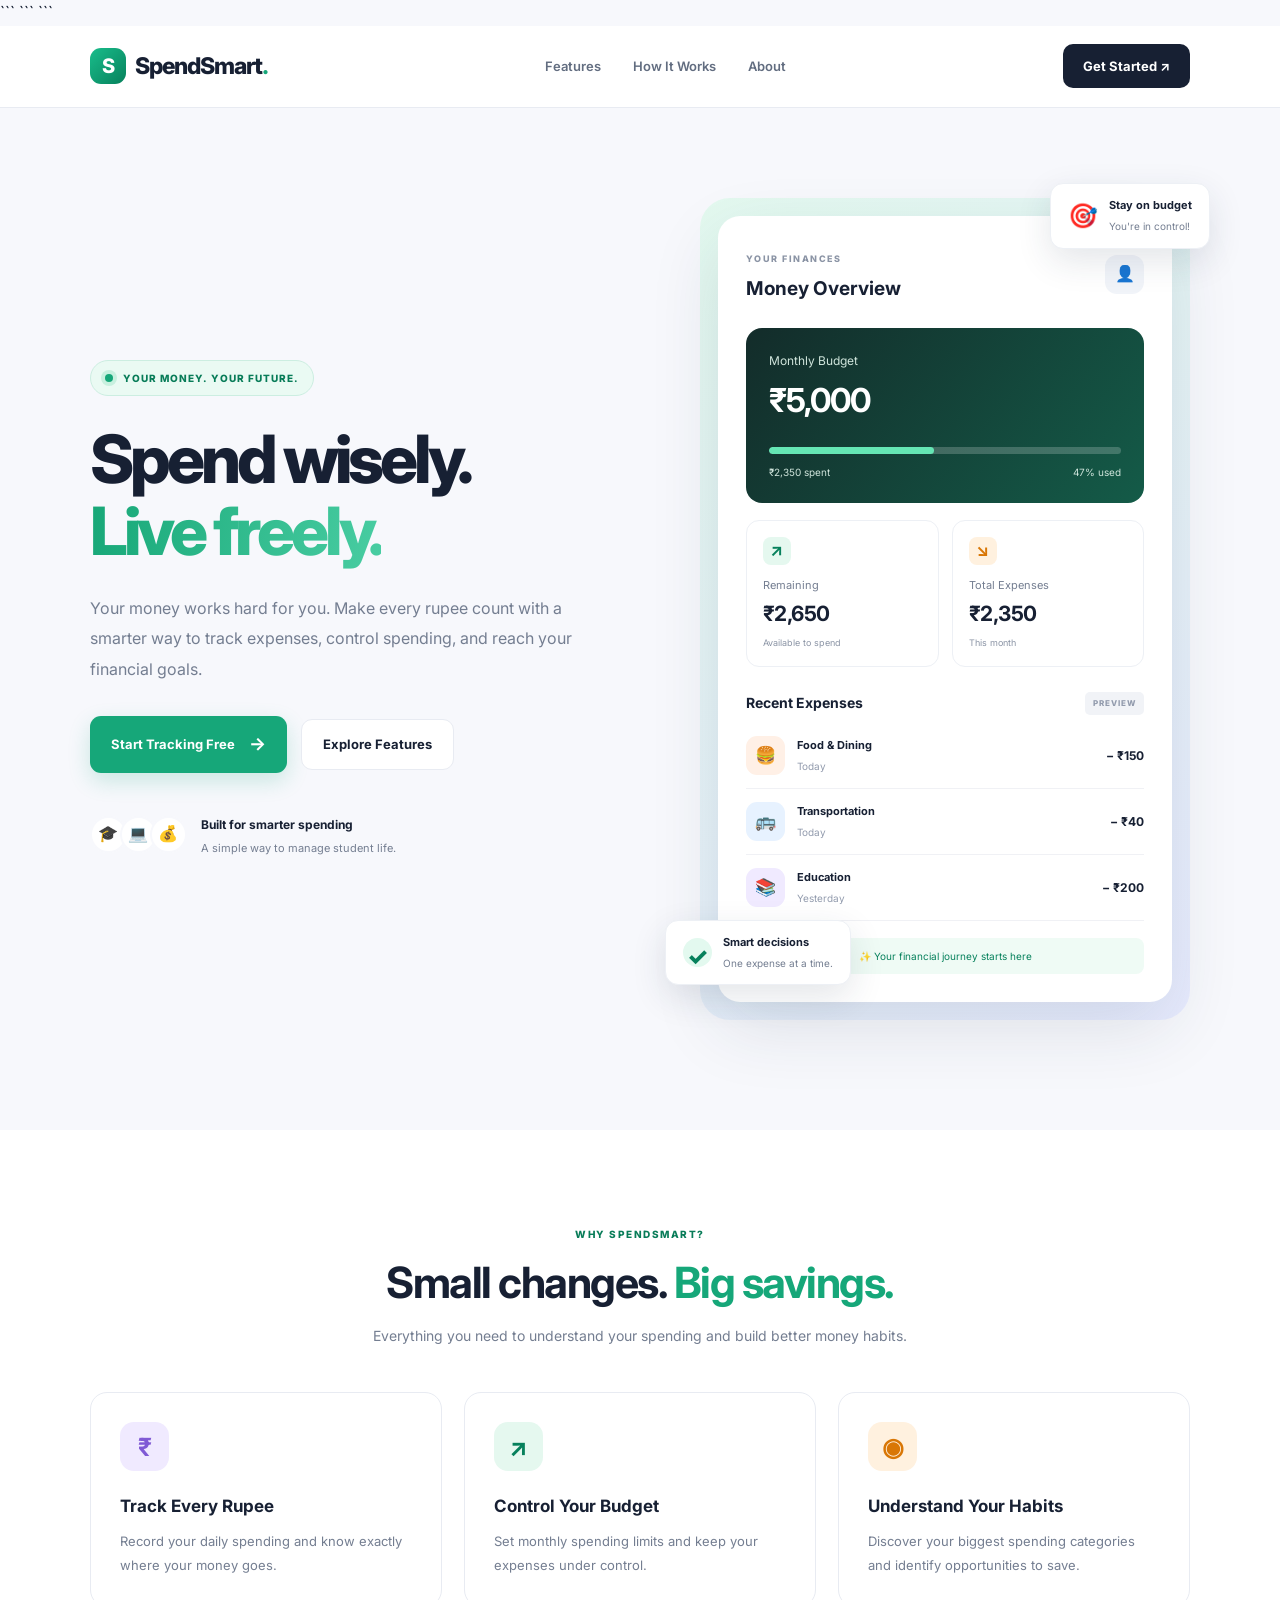
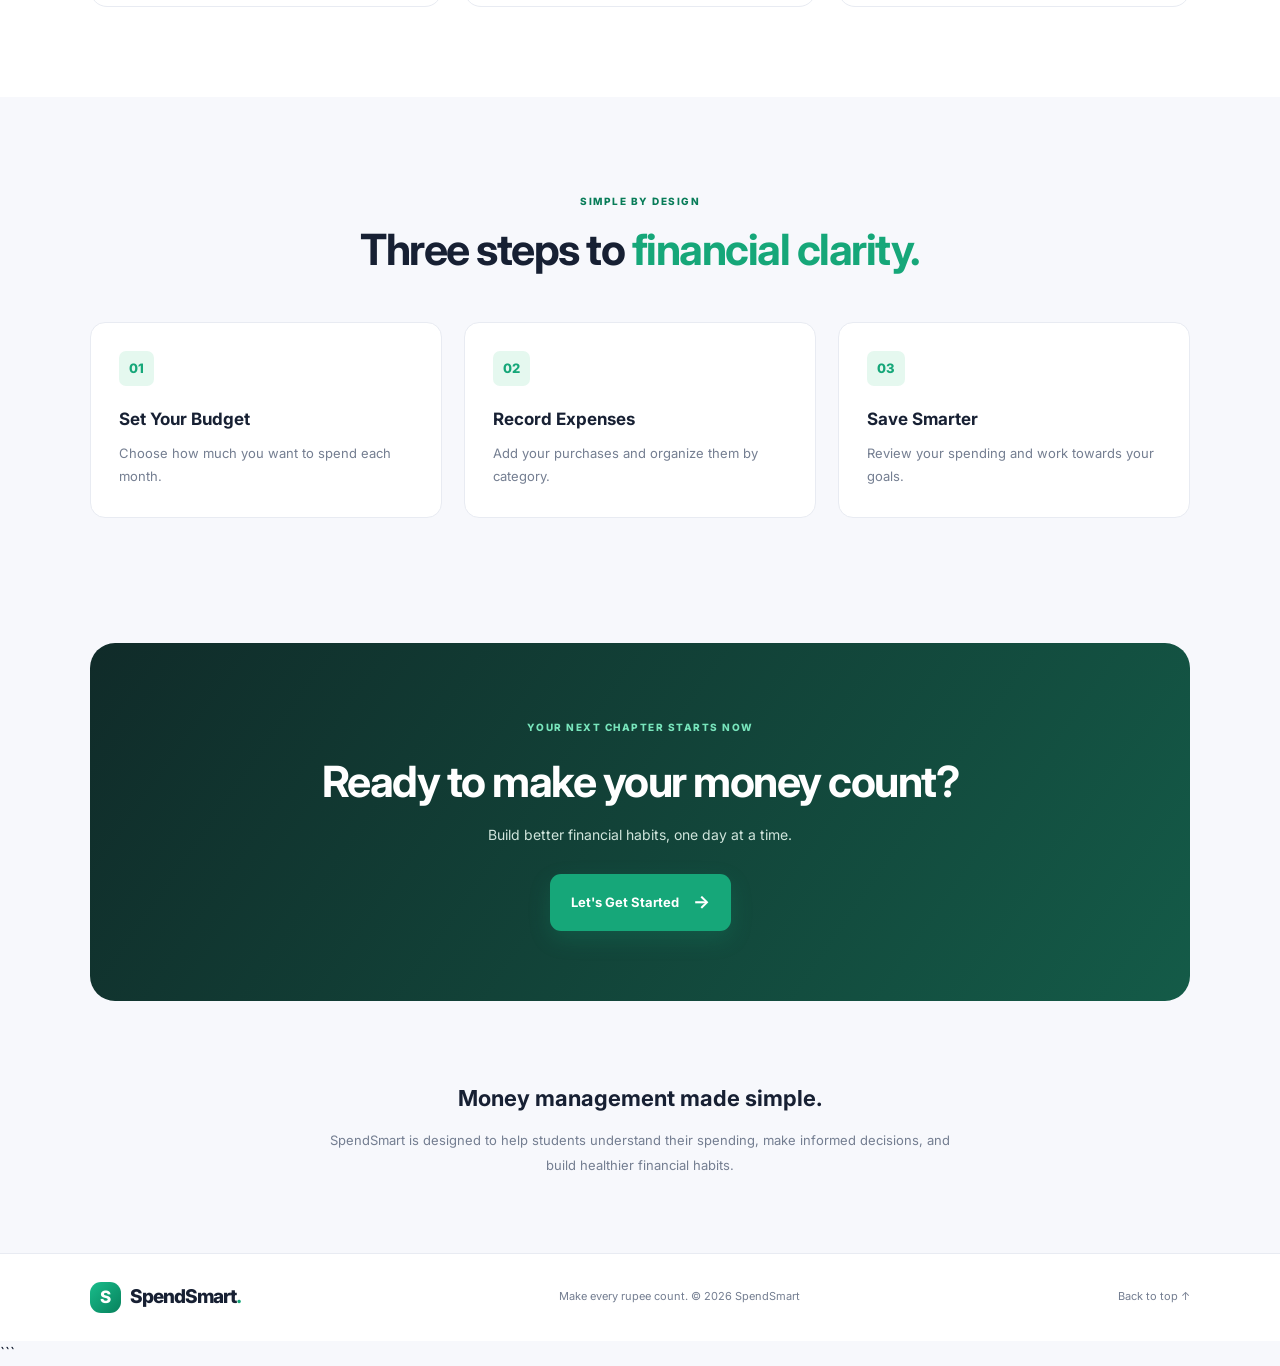
<file: index.html>
<!DOCTYPE html>

<html lang="en">
<head>
    <meta charset="UTF-8">
    <meta name="viewport" content="width=device-width, initial-scale=1.0">

```
<title>SpendSmart | Take Control of Your Money</title>

<link rel="stylesheet" href="style.css">

<link rel="preconnect" href="https://fonts.googleapis.com">
<link rel="preconnect" href="https://fonts.gstatic.com" crossorigin>
<link href="https://fonts.googleapis.com/css2?family=Inter:wght@400;500;600;700;800&display=swap" rel="stylesheet">
```

</head>

<body>

```
<!-- Navigation Bar -->
<nav class="navbar">
    <a href="#" class="logo">
        <span class="logo-icon">S</span>
        SpendSmart<span class="logo-dot">.</span>
    </a>

    <div class="nav-links">
        <a href="#features">Features</a>
        <a href="#how-it-works">How It Works</a>
        <a href="#about">About</a>
    </div>

    <a href="#tracker" class="nav-button">Get Started ↗</a>
</nav>


<!-- Hero Section -->
<main>

    <section class="hero">

        <div class="hero-content">

            <div class="announcement">
                <span class="status-dot"></span>
                YOUR MONEY. YOUR FUTURE.
            </div>

            <h1>
                Spend wisely.<br>
                <span class="gradient-text">Live freely.</span>
            </h1>

            <p class="hero-description">
                Your money works hard for you.
                Make every rupee count with a smarter way to
                track expenses, control spending, and reach
                your financial goals.
            </p>

            <div class="hero-buttons">
                <a href="dashboard.html" class="primary-button">
                    Start Tracking Free <span>→</span>
                </a>

                <a href="#features" class="secondary-button">
                    Explore Features
                </a>
            </div>

            <div class="hero-trust">
                <div class="avatar-stack">
                    <span>🎓</span>
                    <span>💻</span>
                    <span>💰</span>
                </div>

                <div>
                    <strong>Built for smarter spending</strong>
                    <p>A simple way to manage student life.</p>
                </div>
            </div>

        </div>


        <!-- Dashboard Preview -->
        <div class="dashboard-wrapper">

            <div class="dashboard-card">

                <div class="dashboard-header">
                    <div>
                        <span class="small-label">YOUR FINANCES</span>
                        <h3>Money Overview</h3>
                    </div>

                    <div class="profile-icon">👤</div>
                </div>


                <div class="balance-card">
                    <p>Monthly Budget</p>

                    <h2>₹5,000</h2>

                    <div class="budget-progress">
                        <div class="budget-progress-fill"></div>
                    </div>

                    <div class="budget-info">
                        <span>₹2,350 spent</span>
                        <span>47% used</span>
                    </div>
                </div>


                <div class="stats-grid">

                    <div class="stat-box">
                        <span class="stat-icon green-icon">↗</span>
                        <p>Remaining</p>
                        <h3>₹2,650</h3>
                        <span class="stat-note">Available to spend</span>
                    </div>

                    <div class="stat-box">
                        <span class="stat-icon orange-icon">↘</span>
                        <p>Total Expenses</p>
                        <h3>₹2,350</h3>
                        <span class="stat-note">This month</span>
                    </div>

                </div>


                <div class="transactions">

                    <div class="transaction-heading">
                        <h3>Recent Expenses</h3>
                        <span>PREVIEW</span>
                    </div>

                    <div class="transaction-row">
                        <div class="expense-icon food">🍔</div>

                        <div class="expense-details">
                            <strong>Food & Dining</strong>
                            <span>Today</span>
                        </div>

                        <strong class="expense-amount">− ₹150</strong>
                    </div>

                    <div class="transaction-row">
                        <div class="expense-icon travel">🚌</div>

                        <div class="expense-details">
                            <strong>Transportation</strong>
                            <span>Today</span>
                        </div>

                        <strong class="expense-amount">− ₹40</strong>
                    </div>

                    <div class="transaction-row">
                        <div class="expense-icon education">📚</div>

                        <div class="expense-details">
                            <strong>Education</strong>
                            <span>Yesterday</span>
                        </div>

                        <strong class="expense-amount">− ₹200</strong>
                    </div>

                </div>

                <div class="preview-note">
                    ✨ Your financial journey starts here
                </div>

            </div>

            <div class="floating-card floating-top">
                <span>🎯</span>
                <div>
                    <strong>Stay on budget</strong>
                    <p>You're in control!</p>
                </div>
            </div>

            <div class="floating-card floating-bottom">
                <span class="floating-check">✓</span>
                <div>
                    <strong>Smart decisions</strong>
                    <p>One expense at a time.</p>
                </div>
            </div>

        </div>

    </section>


    <!-- Features Section -->
    <section class="features-section" id="features">

        <div class="section-heading">
            <span class="section-tag">WHY SPENDSMART?</span>

            <h2>Small changes. <span>Big savings.</span></h2>

            <p>
                Everything you need to understand your spending
                and build better money habits.
            </p>
        </div>


        <div class="features-grid">

            <div class="feature-card">
                <div class="feature-icon purple">₹</div>
                <h3>Track Every Rupee</h3>
                <p>
                    Record your daily spending and know exactly
                    where your money goes.
                </p>
            </div>

            <div class="feature-card">
                <div class="feature-icon green">↗</div>
                <h3>Control Your Budget</h3>
                <p>
                    Set monthly spending limits and keep your
                    expenses under control.
                </p>
            </div>

            <div class="feature-card">
                <div class="feature-icon orange">◉</div>
                <h3>Understand Your Habits</h3>
                <p>
                    Discover your biggest spending categories
                    and identify opportunities to save.
                </p>
            </div>

        </div>

    </section>


    <!-- How It Works -->
    <section class="how-section" id="how-it-works">

        <div class="section-heading">
            <span class="section-tag">SIMPLE BY DESIGN</span>
            <h2>Three steps to <span>financial clarity.</span></h2>
        </div>

        <div class="steps-grid">

            <div class="step-card">
                <span class="step-number">01</span>
                <h3>Set Your Budget</h3>
                <p>Choose how much you want to spend each month.</p>
            </div>

            <div class="step-card">
                <span class="step-number">02</span>
                <h3>Record Expenses</h3>
                <p>Add your purchases and organize them by category.</p>
            </div>

            <div class="step-card">
                <span class="step-number">03</span>
                <h3>Save Smarter</h3>
                <p>Review your spending and work towards your goals.</p>
            </div>

        </div>

    </section>


    <!-- Call to Action -->
    <section class="cta-section" id="tracker">

        <div class="cta-content">
            <span class="cta-label">YOUR NEXT CHAPTER STARTS NOW</span>

            <h2>Ready to make your money count?</h2>

            <p>
                Build better financial habits, one day at a time.
            </p>

            <a href="dashboard.html" class="primary-button cta-button">
                Let's Get Started <span>→</span>
            </a>
        </div>

    </section>


    <!-- About -->
    <section class="about-section" id="about">
        <h2>Money management made simple.</h2>
        <p>
            SpendSmart is designed to help students understand
            their spending, make informed decisions, and build
            healthier financial habits.
        </p>
    </section>

</main>


<!-- Footer -->
<footer class="footer">
    <a href="#" class="logo">
        <span class="logo-icon">S</span>
        SpendSmart<span class="logo-dot">.</span>
    </a>

    <p>Make every rupee count. © 2026 SpendSmart</p>

    <a href="#top" class="back-to-top">Back to top ↑</a>
</footer>


<script src="script.js"></script>
```

</body>
</html>
</file>
<file: style.css>
:root {
--background: #f7f8fc;
--white: #ffffff;
--dark: #172033;
--muted: #747e91;
--green: #16a779;
--green-dark: #087c58;
--border: #e8ebf2;
}

* {
  margin: 0;
  padding: 0;
  box-sizing: border-box;
  }

html {
scroll-behavior: smooth;
scroll-padding-top: 100px;
}

body {
font-family: "Inter", sans-serif;
background: var(--background);
color: var(--dark);
line-height: 1.6;
}

a {
text-decoration: none;
color: inherit;
}

button {
font: inherit;
}

.navbar {
width: 100%;
min-height: 82px;
padding: 18px 7%;
display: flex;
align-items: center;
justify-content: space-between;
gap: 25px;
background: rgba(255, 255, 255, 0.92);
border-bottom: 1px solid var(--border);
position: sticky;
top: 0;
z-index: 100;
backdrop-filter: blur(14px);
}

.logo {
display: inline-flex;
align-items: center;
gap: 9px;
font-size: 23px;
font-weight: 800;
letter-spacing: -1px;
white-space: nowrap;
}

.logo-icon {
width: 36px;
height: 36px;
display: grid;
place-items: center;
background: linear-gradient(135deg, #19bd8b, #07815c);
color: white;
border-radius: 11px;
font-size: 20px;
}

.logo-dot {
color: var(--green);
margin-left: -9px;
}

.nav-links {
display: flex;
align-items: center;
gap: 32px;
}

.nav-links a {
font-size: 13px;
font-weight: 600;
color: #626d80;
transition: color 0.2s;
}

.nav-links a:hover {
color: var(--green);
}

.nav-button {
background: var(--dark);
color: white;
padding: 12px 20px;
border-radius: 10px;
font-size: 13px;
font-weight: 700;
transition: 0.2s;
}

.nav-button:hover {
background: var(--green-dark);
transform: translateY(-2px);
}

.hero {
max-width: 1440px;
margin: auto;
padding: 90px 7% 110px;
display: grid;
grid-template-columns: 1fr 0.9fr;
align-items: center;
gap: 65px;
overflow: hidden;
}

.hero-content {
max-width: 610px;
}

.announcement {
display: inline-flex;
align-items: center;
gap: 10px;
padding: 9px 14px;
border: 1px solid #cceee1;
background: #eafaf3;
color: #087c58;
border-radius: 30px;
font-size: 10px;
font-weight: 800;
letter-spacing: 1px;
margin-bottom: 28px;
}

.status-dot {
width: 8px;
height: 8px;
background: #16a779;
border-radius: 50%;
box-shadow: 0 0 0 4px #c8f0df;
}

.hero h1 {
font-size: clamp(48px, 5.2vw, 76px);
font-weight: 800;
letter-spacing: -4px;
line-height: 1.08;
}

.gradient-text {
background: linear-gradient(100deg, #17a777, #49cda2);
-webkit-background-clip: text;
background-clip: text;
color: transparent;
}

.hero-description {
max-width: 490px;
margin-top: 25px;
font-size: 16px;
color: var(--muted);
line-height: 1.9;
}

.hero-buttons {
display: flex;
align-items: center;
flex-wrap: wrap;
gap: 14px;
margin-top: 32px;
}

.primary-button,
.secondary-button {
min-height: 51px;
padding: 14px 21px;
border-radius: 11px;
display: inline-flex;
align-items: center;
justify-content: center;
gap: 14px;
font-size: 13px;
font-weight: 700;
cursor: pointer;
transition: 0.25s;
}

.primary-button {
border: none;
background: var(--green);
color: white;
box-shadow: 0 8px 22px rgba(22, 167, 121, 0.2);
}

.primary-button:hover {
background: var(--green-dark);
transform: translateY(-3px);
box-shadow: 0 12px 25px rgba(22, 167, 121, 0.28);
}

.primary-button span {
font-size: 18px;
}

.secondary-button {
background: white;
border: 1px solid var(--border);
color: var(--dark);
}

.secondary-button:hover {
border-color: var(--green);
color: var(--green-dark);
}

.hero-trust {
display: flex;
align-items: center;
gap: 14px;
margin-top: 38px;
}

.avatar-stack {
display: flex;
align-items: center;
}

.avatar-stack span {
width: 37px;
height: 37px;
display: grid;
place-items: center;
background: white;
border: 2px solid var(--background);
border-radius: 50%;
margin-left: -7px;
font-size: 16px;
}

.avatar-stack span:first-child {
margin-left: 0;
}

.hero-trust strong {
font-size: 12px;
}

.hero-trust p {
color: var(--muted);
font-size: 11px;
margin-top: 3px;
}

.dashboard-wrapper {
position: relative;
padding: 18px;
background: linear-gradient(145deg, #e3f9ef, #e8ecff);
border-radius: 30px;
}

.dashboard-card {
background: white;
padding: 27px;
border: 1px solid rgba(255, 255, 255, 0.9);
border-radius: 22px;
box-shadow: 0 25px 70px rgba(35, 48, 73, 0.12);
}

.dashboard-header {
display: flex;
justify-content: space-between;
align-items: center;
margin-bottom: 23px;
}

.small-label {
font-size: 9px;
font-weight: 800;
color: #8b94a5;
letter-spacing: 1.5px;
}

.dashboard-header h3 {
font-size: 19px;
margin-top: 5px;
}

.profile-icon {
width: 39px;
height: 39px;
display: grid;
place-items: center;
background: #f1f4f9;
border-radius: 12px;
}

.balance-card {
padding: 23px;
background: linear-gradient(130deg, #132c2a, #145b48);
border-radius: 16px;
color: white;
}

.balance-card > p {
font-size: 12px;
color: #d0e5dc;
}

.balance-card h2 {
font-size: 33px;
margin: 4px 0 20px;
letter-spacing: -1px;
}

.budget-progress {
width: 100%;
height: 7px;
background: rgba(255, 255, 255, 0.2);
border-radius: 20px;
overflow: hidden;
}

.budget-progress-fill {
width: 47%;
height: 100%;
background: #65e6b4;
border-radius: 20px;
}

.budget-info {
display: flex;
justify-content: space-between;
margin-top: 10px;
color: #d0e5dc;
font-size: 10px;
}

.stats-grid {
display: grid;
grid-template-columns: repeat(2, minmax(0, 1fr));
gap: 13px;
margin-top: 17px;
}

.stat-box {
padding: 16px;
border: 1px solid #edf0f5;
border-radius: 13px;
}

.stat-icon {
width: 28px;
height: 28px;
display: grid;
place-items: center;
border-radius: 8px;
font-size: 17px;
font-weight: 700;
}

.green-icon {
color: #07815c;
background: #e5f8ef;
}

.orange-icon {
color: #d97706;
background: #fff1df;
}

.stat-box p {
font-size: 11px;
color: var(--muted);
margin-top: 12px;
}

.stat-box h3 {
font-size: 21px;
margin-top: 3px;
letter-spacing: -0.5px;
}

.stat-note {
display: block;
font-size: 9px;
color: #8b94a5;
margin-top: 5px;
}

.transactions {
margin-top: 25px;
}

.transaction-heading {
display: flex;
align-items: center;
justify-content: space-between;
margin-bottom: 8px;
}

.transaction-heading h3 {
font-size: 14px;
}

.transaction-heading > span {
font-size: 8px;
font-weight: 800;
letter-spacing: 1px;
color: #929bad;
background: #f1f3f7;
padding: 5px 8px;
border-radius: 5px;
}

.transaction-row {
display: flex;
align-items: center;
gap: 12px;
padding: 13px 0;
border-bottom: 1px solid #f0f1f5;
}

.expense-icon {
width: 39px;
height: 39px;
display: grid;
place-items: center;
border-radius: 11px;
font-size: 17px;
}

.food {
background: #fff0e6;
}

.travel {
background: #e7f2ff;
}

.education {
background: #f0eaff;
}

.expense-details {
flex: 1;
}

.expense-details strong {
display: block;
font-size: 11px;
}

.expense-details span {
display: block;
font-size: 10px;
color: #929bad;
margin-top: 3px;
}

.expense-amount {
font-size: 12px;
}

.preview-note {
text-align: center;
font-size: 10px;
color: #07815c;
background: #effbf5;
padding: 10px;
border-radius: 8px;
margin-top: 17px;
}

.floating-card {
position: absolute;
display: flex;
align-items: center;
gap: 11px;
background: white;
padding: 13px 17px;
border: 1px solid #edf0f5;
border-radius: 13px;
box-shadow: 0 12px 35px rgba(35, 48, 73, 0.12);
}

.floating-card > span {
font-size: 24px;
}

.floating-card strong {
font-size: 11px;
display: block;
}

.floating-card p {
color: var(--muted);
font-size: 10px;
margin-top: 3px;
}

.floating-top {
top: -15px;
right: -20px;
}

.floating-bottom {
bottom: 35px;
left: -35px;
}

.floating-check {
width: 29px;
height: 29px;
display: grid;
place-items: center;
background: #e3f9ef;
color: #07815c;
border-radius: 50%;
font-weight: 800;
}

.features-section,
.how-section {
padding: 90px 7%;
}

.features-section {
background: white;
}

.section-heading {
max-width: 650px;
margin: 0 auto 45px;
text-align: center;
}

.section-tag {
display: inline-block;
color: var(--green-dark);
font-size: 10px;
font-weight: 800;
letter-spacing: 1.5px;
margin-bottom: 14px;
}

.section-heading h2 {
font-size: clamp(29px, 4vw, 43px);
letter-spacing: -1.5px;
line-height: 1.25;
}

.section-heading h2 span {
color: var(--green);
}

.section-heading > p {
margin-top: 15px;
color: var(--muted);
font-size: 14px;
}

.features-grid,
.steps-grid {
max-width: 1100px;
margin: auto;
display: grid;
grid-template-columns: repeat(3, minmax(0, 1fr));
gap: 22px;
}

.feature-card {
padding: 29px;
background: #fff;
border: 1px solid var(--border);
border-radius: 17px;
transition: 0.25s;
}

.feature-card:hover {
transform: translateY(-5px);
box-shadow: 0 15px 35px rgba(35, 48, 73, 0.07);
border-color: #cceee1;
}

.feature-icon {
width: 49px;
height: 49px;
display: grid;
place-items: center;
border-radius: 14px;
font-size: 25px;
font-weight: 700;
margin-bottom: 22px;
}

.purple {
background: #f0eaff;
color: #805ad5;
}

.green {
background: #e5f8ef;
color: #07815c;
}

.orange {
background: #fff1df;
color: #d97706;
}

.feature-card h3 {
font-size: 17px;
margin-bottom: 10px;
}

.feature-card p,
.step-card p {
font-size: 13px;
line-height: 1.8;
color: var(--muted);
}

.how-section {
background: #f7f8fc;
}

.step-card {
background: white;
padding: 28px;
border-radius: 15px;
border: 1px solid var(--border);
}

.step-number {
display: inline-block;
color: var(--green);
font-size: 13px;
font-weight: 800;
background: #e5f8ef;
padding: 7px 10px;
border-radius: 7px;
margin-bottom: 20px;
}

.step-card h3 {
font-size: 17px;
margin-bottom: 9px;
}

.cta-section {
margin: 35px 7% 80px;
padding: 70px 25px;
text-align: center;
border-radius: 25px;
background: linear-gradient(125deg, #102b29, #145b48);
color: white;
overflow: hidden;
}

.cta-content {
max-width: 650px;
margin: auto;
}

.cta-label {
font-size: 10px;
font-weight: 800;
color: #78e5bc;
letter-spacing: 1.5px;
}

.cta-section h2 {
font-size: clamp(30px, 4vw, 43px);
line-height: 1.25;
letter-spacing: -1.5px;
margin-top: 17px;
}

.cta-section p {
color: #d0e5dc;
margin-top: 15px;
font-size: 14px;
}

.cta-button {
margin-top: 28px;
}

.about-section {
text-align: center;
max-width: 700px;
margin: 0 auto;
padding: 0 25px 75px;
}

.about-section h2 {
font-size: 22px;
margin-bottom: 12px;
}

.about-section p {
color: var(--muted);
font-size: 13px;
line-height: 1.9;
}

.footer {
padding: 28px 7%;
background: white;
border-top: 1px solid var(--border);
display: flex;
align-items: center;
justify-content: space-between;
gap: 20px;
}

.footer .logo {
font-size: 19px;
}

.footer .logo-icon {
width: 31px;
height: 31px;
font-size: 17px;
}

.footer > p,
.back-to-top {
font-size: 11px;
color: var(--muted);
}

.back-to-top:hover {
color: var(--green);
}

/* Responsive Design */

@media (max-width: 1100px) {
.hero {
gap: 40px;
padding-top: 75px;
}

```
.floating-top {
    right: -8px;
}

.floating-bottom {
    left: -8px;
}

.dashboard-card {
    padding: 21px;
}

.hero h1 {
    letter-spacing: -2.5px;
}
```

}

@media (max-width: 850px) {
.hero {
grid-template-columns: 1fr;
gap: 65px;
}

```
.hero-content {
    max-width: 650px;
}

.dashboard-wrapper {
    width: 100%;
    max-width: 540px;
    margin: auto;
}

.features-grid,
.steps-grid {
    grid-template-columns: 1fr;
    max-width: 550px;
}

.nav-links {
    gap: 17px;
}

.nav-links a {
    font-size: 11px;
}
```

}

@media (max-width: 600px) {
.navbar {
padding: 15px 5%;
min-height: 70px;
flex-wrap: wrap;
gap: 12px;
}

```
.logo {
    font-size: 20px;
}

.nav-button {
    padding: 10px 12px;
    font-size: 11px;
}

.nav-links {
    width: 100%;
    order: 3;
    justify-content: center;
    padding-top: 9px;
    border-top: 1px solid var(--border);
}

.hero {
    padding: 55px 5% 75px;
    gap: 55px;
}

.hero h1 {
    font-size: clamp(43px, 12vw, 60px);
    letter-spacing: -2.5px;
}

.hero-description {
    font-size: 14px;
}

.hero-buttons {
    align-items: stretch;
    flex-direction: column;
}

.hero-buttons a {
    width: 100%;
}

.dashboard-wrapper {
    padding: 9px;
    border-radius: 20px;
}

.dashboard-card {
    padding: 16px;
    border-radius: 15px;
}

.balance-card {
    padding: 18px;
}

.balance-card h2 {
    font-size: 29px;
}

.stats-grid {
    gap: 9px;
}

.stat-box {
    padding: 12px;
}

.stat-box h3 {
    font-size: 18px;
}

.floating-card {
    padding: 9px 11px;
    gap: 7px;
}

.floating-top {
    top: -27px;
    right: -2px;
}

.floating-bottom {
    bottom: -27px;
    left: 0;
}

.features-section,
.how-section {
    padding: 65px 5%;
}

.section-heading h2 {
    letter-spacing: -1px;
}

.feature-card,
.step-card {
    padding: 23px;
}

.cta-section {
    margin: 10px 5% 60px;
    padding: 55px 20px;
    border-radius: 18px;
}

.footer {
    padding: 25px 5%;
    flex-wrap: wrap;
}

.footer > p {
    order: 3;
    width: 100%;
}
```

}
</file>
